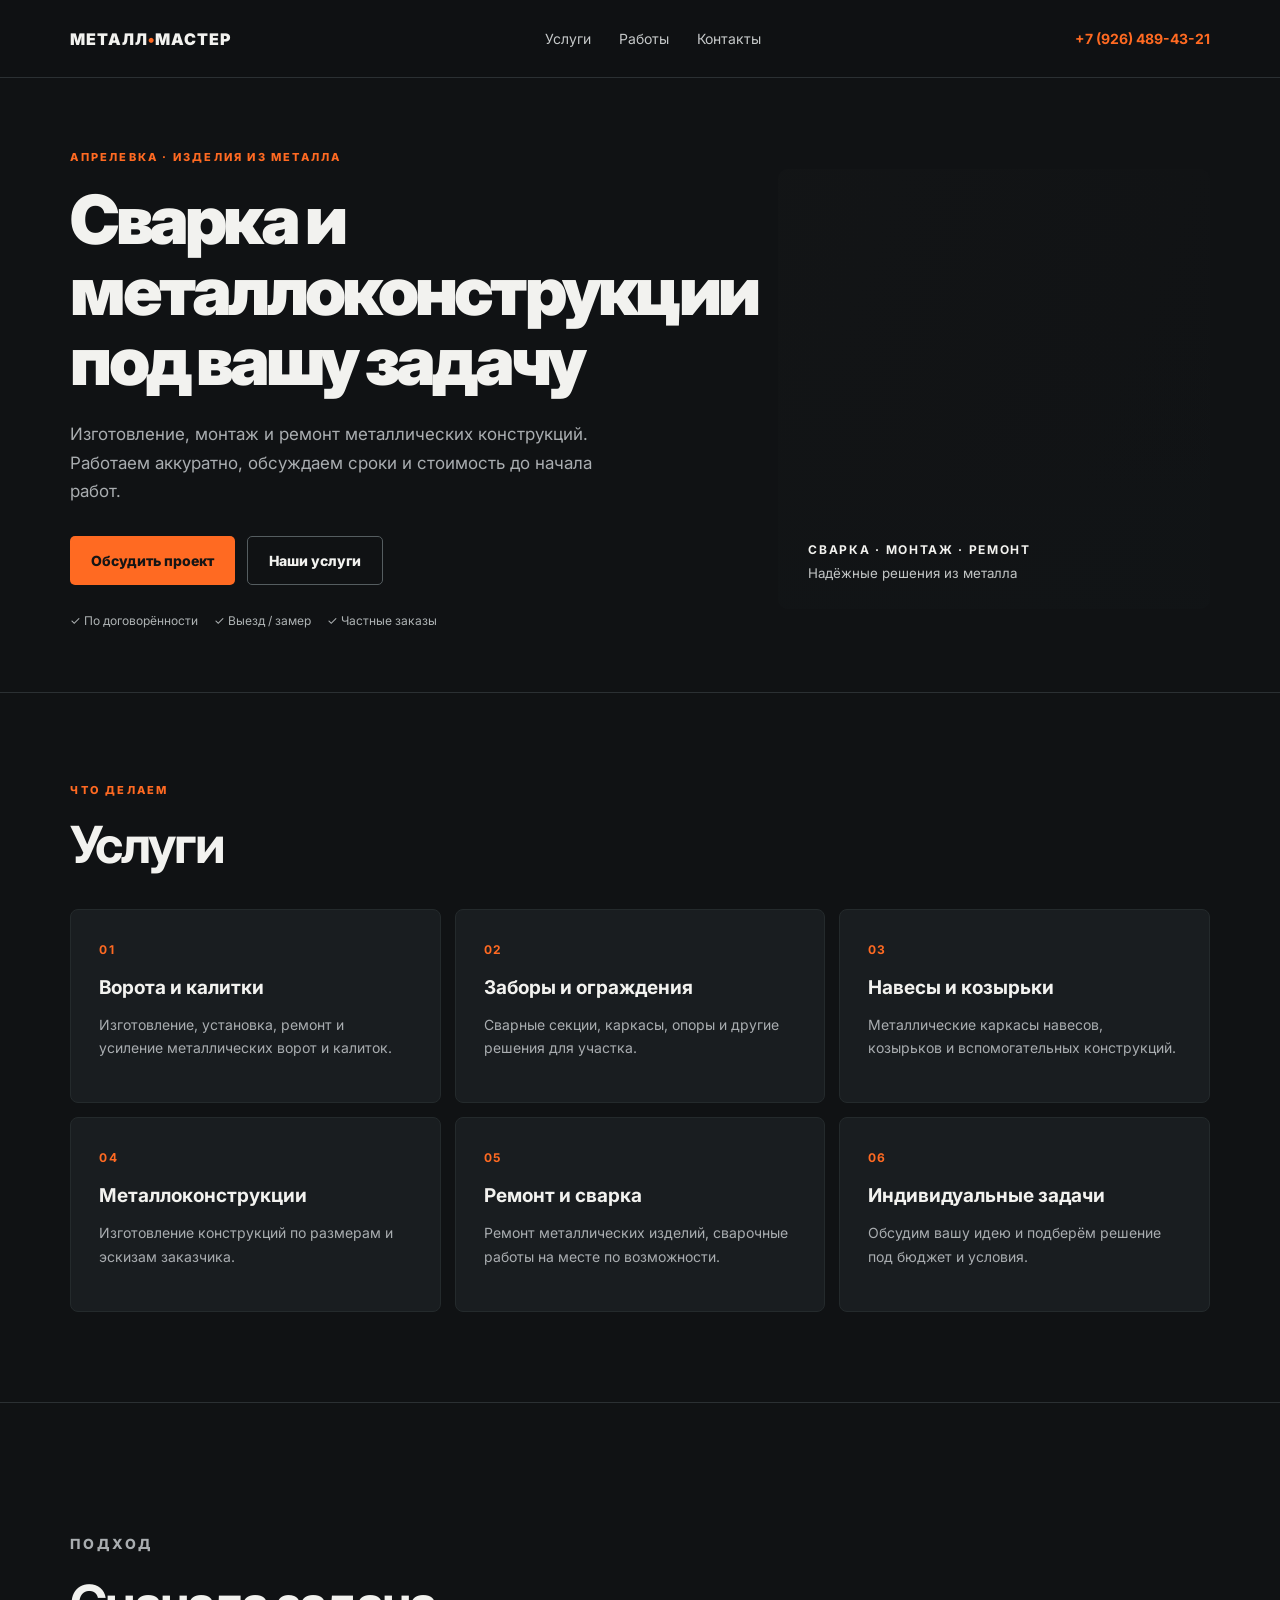
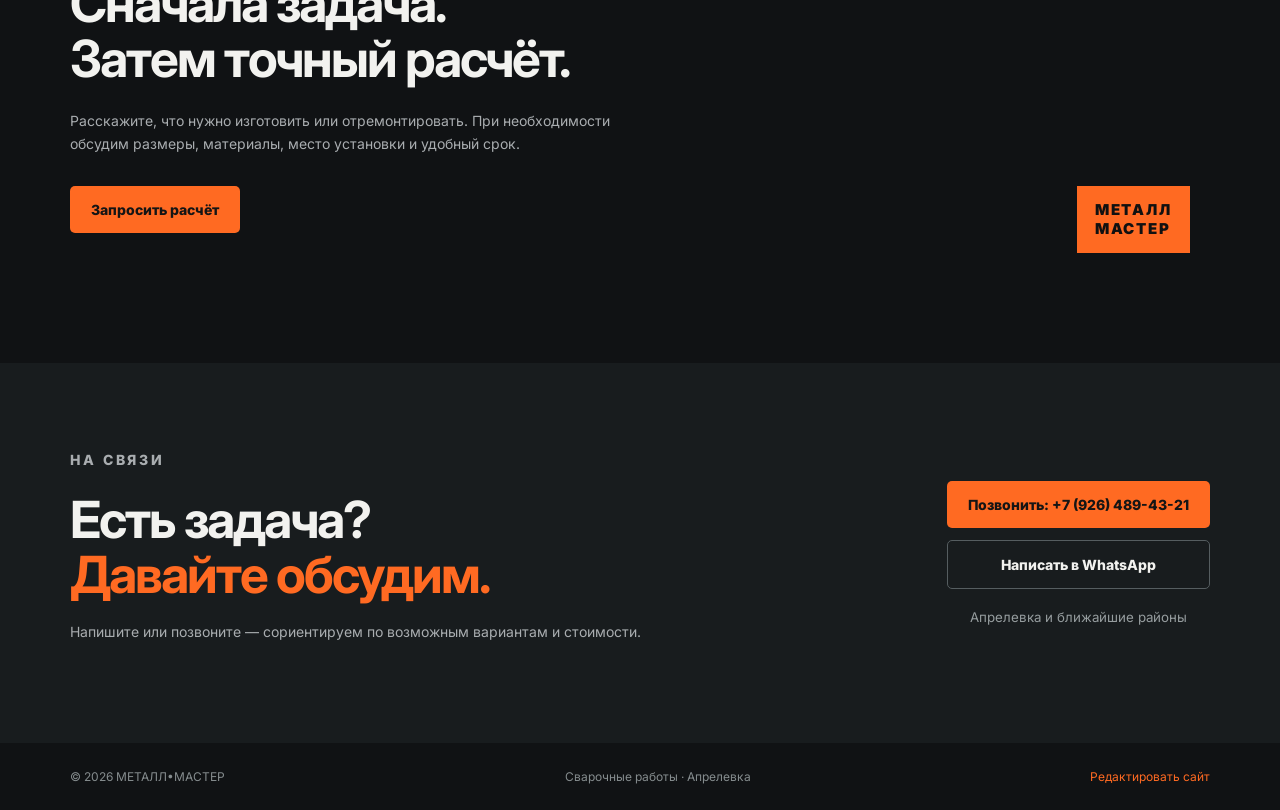
<file: index.html>
<!doctype html><html lang="ru"><head><meta charset="utf-8"><meta name="viewport" content="width=device-width,initial-scale=1"><meta name="description" content="Сварочные работы в Апрелевке и рядом"><title>Сварочные работы — Апрелевка</title><link rel="stylesheet" href="style.css"><script src="https://identity.netlify.com/v1/netlify-identity-widget.js"></script></head><body>
<header class="top"><a class="logo" href="#top">МЕТАЛЛ<span>•</span>МАСТЕР</a><nav><a href="#services">Услуги</a><a href="#work">Работы</a><a href="#contact">Контакты</a></nav><a class="phone" href="tel:+70000000000" id="headerPhone">Позвонить</a></header>
<main id="top"><section class="hero"><div class="hero-copy"><p class="eyebrow">АПРЕЛЕВКА · ИЗДЕЛИЯ ИЗ МЕТАЛЛА</p><h1 id="headline">Сварка и металлоконструкции <em>под вашу задачу</em></h1><p id="intro">Изготовление, монтаж и ремонт металлических конструкций. Работаем аккуратно, обсуждаем сроки и стоимость до начала работ.</p><div class="actions"><a class="btn" href="#contact">Обсудить проект</a><a class="btn ghost" href="#services">Наши услуги</a></div><div class="trust"><span>✓ По договорённости</span><span>✓ Выезд / замер</span><span>✓ Частные заказы</span></div></div><div class="hero-art"><div class="art-label"><b>СВАРКА · МОНТАЖ · РЕМОНТ</b><small>Надёжные решения из металла</small></div></div></section>
<section class="section" id="services"><p class="eyebrow">ЧТО ДЕЛАЕМ</p><h2>Услуги</h2><div class="cards"><article><b>01</b><h3>Ворота и калитки</h3><p>Изготовление, установка, ремонт и усиление металлических ворот и калиток.</p></article><article><b>02</b><h3>Заборы и ограждения</h3><p>Сварные секции, каркасы, опоры и другие решения для участка.</p></article><article><b>03</b><h3>Навесы и козырьки</h3><p>Металлические каркасы навесов, козырьков и вспомогательных конструкций.</p></article><article><b>04</b><h3>Металлоконструкции</h3><p>Изготовление конструкций по размерам и эскизам заказчика.</p></article><article><b>05</b><h3>Ремонт и сварка</h3><p>Ремонт металлических изделий, сварочные работы на месте по возможности.</p></article><article><b>06</b><h3>Индивидуальные задачи</h3><p>Обсудим вашу идею и подберём решение под бюджет и условия.</p></article></div></section>
<section class="section work" id="work"><div><p class="eyebrow">ПОДХОД</p><h2>Сначала задача.<br>Затем точный расчёт.</h2><p>Расскажите, что нужно изготовить или отремонтировать. При необходимости обсудим размеры, материалы, место установки и удобный срок.</p><a class="btn" href="#contact">Запросить расчёт</a></div><div class="work-image"><div class="stamp">МЕТАЛЛ<br>МАСТЕР</div></div></section>
<section class="contact" id="contact"><div><p class="eyebrow">НА СВЯЗИ</p><h2>Есть задача?<br><em>Давайте обсудим.</em></h2><p id="contactText">Напишите или позвоните — сориентируем по возможным вариантам и стоимости.</p></div><div class="contact-box"><a class="btn" href="tel:+70000000000" id="callBtn">Позвонить мастеру</a><a class="btn ghost" href="https://wa.me/70000000000" id="waBtn" target="_blank" rel="noopener">Написать в WhatsApp</a><small>Апрелевка и ближайшие районы</small></div></section></main><footer><span>© <span id="year"></span> МЕТАЛЛ•МАСТЕР</span><span>Сварочные работы · Апрелевка</span><a href="/admin/">Редактировать сайт</a></footer><script src="site.js"></script></body></html>
</file>
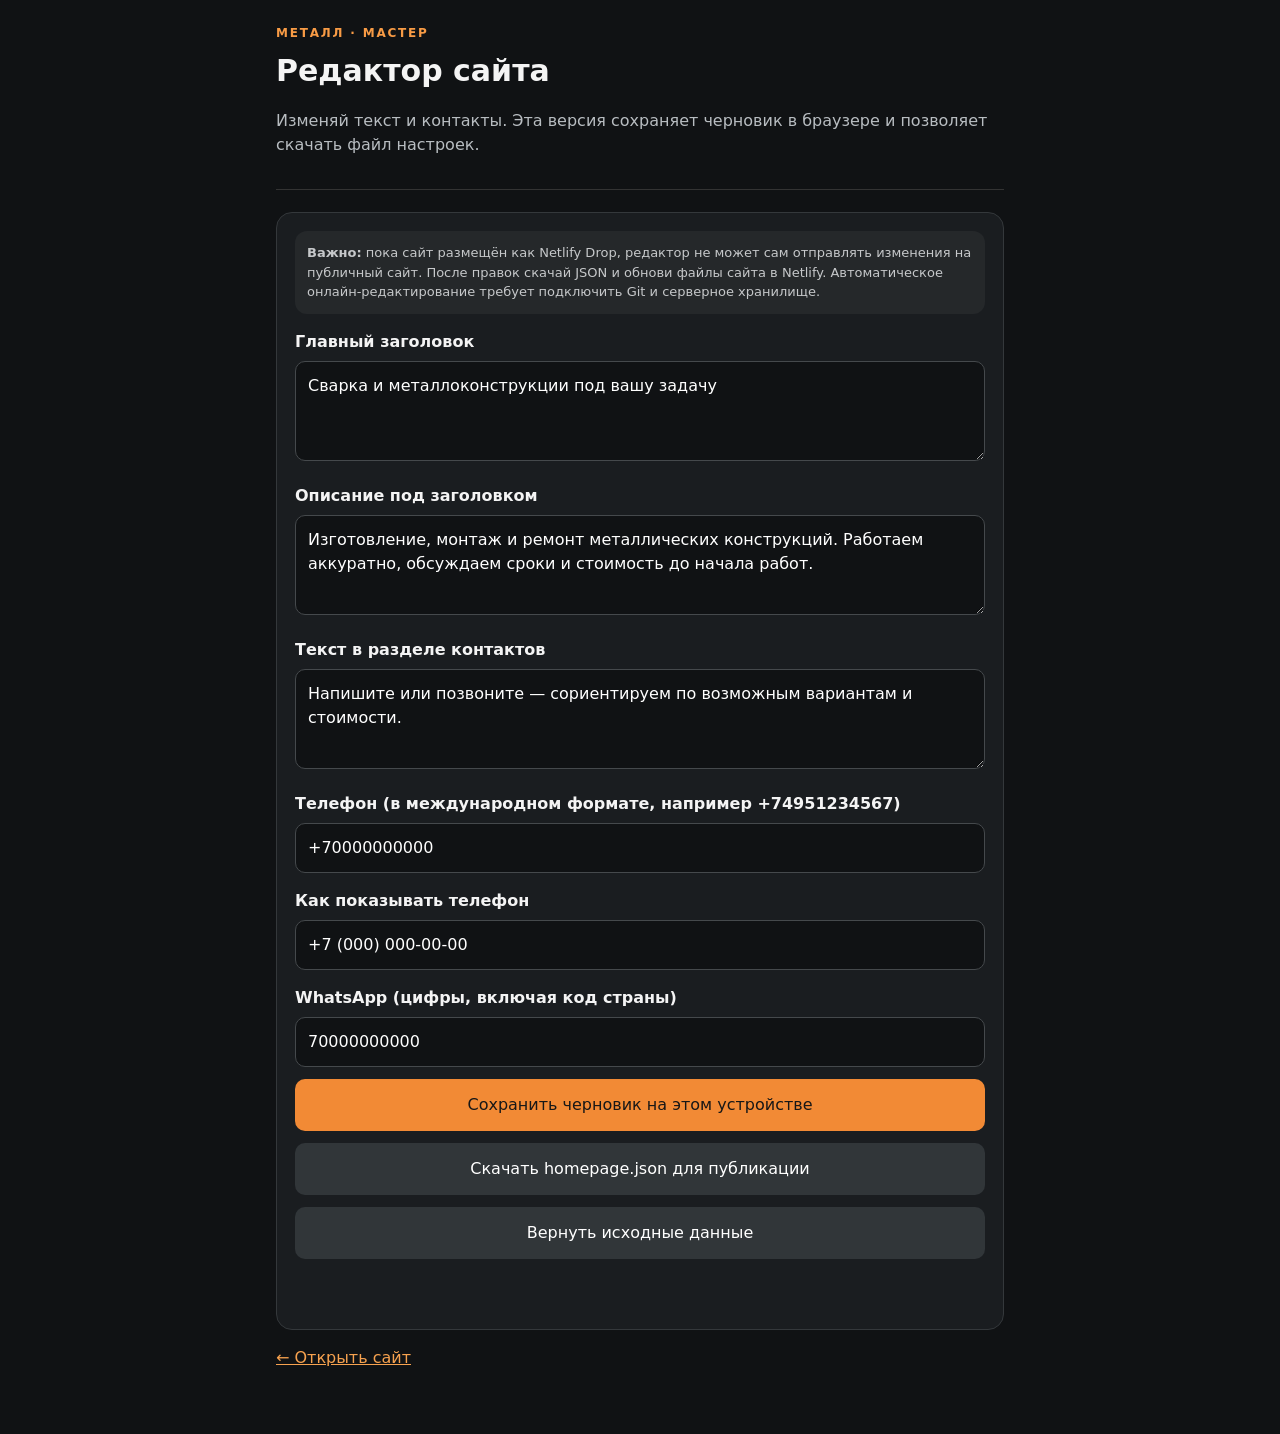
<file: admin/index.html>
<!doctype html><html lang="ru"><head><meta charset="utf-8"><meta name="viewport" content="width=device-width,initial-scale=1"><title>Редактор сайта</title><style>
*{box-sizing:border-box}body{margin:0;background:#101214;color:#f4f4f4;font:16px/1.5 system-ui,-apple-system,sans-serif}main{max-width:760px;margin:auto;padding:24px 16px 48px}.top{border-bottom:1px solid #333;padding-bottom:16px;margin-bottom:22px}.tag{color:#f89b45;font-size:12px;letter-spacing:.15em;font-weight:700}h1{font-size:30px;margin:6px 0}p{color:#b8bdc1}.card{background:#1a1d20;border:1px solid #34383b;border-radius:16px;padding:18px;margin:16px 0}label{display:block;font-weight:650;margin:16px 0 7px}input,textarea{width:100%;border:1px solid #45494c;background:#101214;color:white;border-radius:10px;padding:12px;font:inherit}textarea{min-height:100px;resize:vertical}.btn{display:block;width:100%;border:0;border-radius:10px;padding:14px;margin:12px 0;background:#f28a35;color:#171717;font-weight:800;font:inherit;text-align:center;cursor:pointer}.secondary{background:#313639;color:white}.note{font-size:13px;color:#c6c8ca;background:#25282a;border-radius:12px;padding:12px}.status{font-size:14px;color:#9be0b1;min-height:24px}a{color:#f7a24f}
</style></head><body><main><header class="top"><div class="tag">МЕТАЛЛ · МАСТЕР</div><h1>Редактор сайта</h1><p>Изменяй текст и контакты. Эта версия сохраняет черновик в браузере и позволяет скачать файл настроек.</p></header>
<div class="card"><div class="note"><b>Важно:</b> пока сайт размещён как Netlify Drop, редактор не может сам отправлять изменения на публичный сайт. После правок скачай JSON и обнови файлы сайта в Netlify. Автоматическое онлайн-редактирование требует подключить Git и серверное хранилище.</div>
<label for="headline">Главный заголовок</label><textarea id="headline"></textarea><label for="intro">Описание под заголовком</label><textarea id="intro"></textarea><label for="contactText">Текст в разделе контактов</label><textarea id="contactText"></textarea><label for="phone">Телефон (в международном формате, например +74951234567)</label><input id="phone" type="tel"><label for="phoneDisplay">Как показывать телефон</label><input id="phoneDisplay" type="text"><label for="whatsapp">WhatsApp (цифры, включая код страны)</label><input id="whatsapp" type="tel"><button class="btn" id="save">Сохранить черновик на этом устройстве</button><button class="btn secondary" id="download">Скачать homepage.json для публикации</button><button class="btn secondary" id="reset">Вернуть исходные данные</button><p class="status" id="status"></p></div><p><a href="/">← Открыть сайт</a></p></main>
<script>
const defaults={headline:'Сварка и металлоконструкции под вашу задачу',intro:'Изготовление, монтаж и ремонт металлических конструкций. Работаем аккуратно, обсуждаем сроки и стоимость до начала работ.',contactText:'Напишите или позвоните — сориентируем по возможным вариантам и стоимости.',phone:'+70000000000',phoneDisplay:'+7 (000) 000-00-00',whatsapp:'70000000000'};
const keys=Object.keys(defaults);const fields=Object.fromEntries(keys.map(k=>[k,document.getElementById(k)]));function load(){let c={...defaults};try{c={...c,...JSON.parse(localStorage.getItem('weldingDraft')||'{}')}}catch{};keys.forEach(k=>fields[k].value=c[k]||'')}
function read(){let c={};keys.forEach(k=>c[k]=fields[k].value.trim());return c}document.getElementById('save').onclick=()=>{localStorage.setItem('weldingDraft',JSON.stringify(read()));document.getElementById('status').textContent='Черновик сохранён в браузере на этом устройстве.'};document.getElementById('download').onclick=()=>{const blob=new Blob([JSON.stringify(read(),null,2)],{type:'application/json'});const a=document.createElement('a');a.href=URL.createObjectURL(blob);a.download='homepage.json';a.click();setTimeout(()=>URL.revokeObjectURL(a.href),1000);document.getElementById('status').textContent='Файл homepage.json скачан. Его нужно заменить в папке content и повторно опубликовать сайт.'};document.getElementById('reset').onclick=()=>{localStorage.removeItem('weldingDraft');load();document.getElementById('status').textContent='Исходные данные восстановлены.'};load();
</script></body></html>
</file>
<file: style.css>
@import url('https://fonts.googleapis.com/css2?family=Inter:wght@400;500;600;700;800;900&display=swap');
:root{--bg:#101214;--panel:#191d20;--text:#f2f2ef;--muted:#a9adb0;--accent:#ff6a22;--line:#2b3033}*{box-sizing:border-box}html{scroll-behavior:smooth}body{margin:0;background:var(--bg);color:var(--text);font-family:Inter,system-ui,sans-serif}a{color:inherit;text-decoration:none}.top{height:78px;display:flex;align-items:center;justify-content:space-between;padding:0 5.5%;border-bottom:1px solid var(--line);position:sticky;top:0;background:#101214f2;backdrop-filter:blur(10px);z-index:10}.logo{font-weight:900;letter-spacing:.06em}.logo span{color:var(--accent)}nav{display:flex;gap:28px;color:#c5c8c9;font-size:14px}.phone{font-size:14px;font-weight:700;color:var(--accent)}.hero{min-height:610px;display:grid;grid-template-columns:1fr 1fr;padding:72px 5.5% 64px;gap:48px;align-items:center}.hero-copy{max-width:660px}.eyebrow{font-size:11px;letter-spacing:.2em;color:var(--accent);font-weight:800;margin:0 0 20px}.hero h1{font-size:clamp(42px,5.3vw,76px);letter-spacing:-.055em;line-height:1.04;margin:0 0 24px;font-weight:900}.hero h1 em,h2 em{color:var(--accent);font-style:normal}.hero-copy>p:not(.eyebrow){color:var(--muted);font-size:17px;line-height:1.7;max-width:530px}.actions{display:flex;gap:12px;margin:30px 0 28px;flex-wrap:wrap}.btn{display:inline-flex;justify-content:center;align-items:center;padding:15px 21px;background:var(--accent);color:#151515;font-weight:800;font-size:14px;border-radius:5px;transition:.2s}.btn:hover{transform:translateY(-2px);filter:brightness(1.08)}.btn.ghost{background:transparent;border:1px solid #555d60;color:#f2f2ef}.trust{display:flex;gap:16px;flex-wrap:wrap;color:#aeb3b4;font-size:12px}.hero-art{min-height:440px;border-radius:10px;overflow:hidden;position:relative;background:linear-gradient(110deg,#16181966,#16181911),url('https://images.unsplash.com/photo-1504917595217-d4dc5ebe6122?auto=format&fit=crop&w=1400&q=85') center/cover}.hero-art:after{content:"";position:absolute;inset:0;background:linear-gradient(0deg,#111416d9,transparent 65%)}.art-label{position:absolute;bottom:28px;left:30px;z-index:1;display:grid;gap:8px}.art-label b{letter-spacing:.14em;font-size:12px}.art-label small{color:#c3c6c6}.section{padding:90px 5.5%;border-top:1px solid var(--line)}h2{font-size:clamp(34px,4vw,54px);line-height:1.08;letter-spacing:-.04em;margin:0 0 36px}.cards{display:grid;grid-template-columns:repeat(3,1fr);gap:14px}.cards article{background:var(--panel);padding:28px;border:1px solid #242a2c;border-radius:8px;min-height:190px}.cards article>b{font-size:12px;color:var(--accent);letter-spacing:.1em}.cards h3{font-size:19px;margin:18px 0 10px}.cards p,.work p,.contact p{color:var(--muted);line-height:1.7;font-size:14px}.work{display:grid;grid-template-columns:1fr 1fr;gap:45px;align-items:center}.work h2{margin-bottom:22px}.work .btn{margin-top:16px}.work-image{height:380px;border-radius:8px;background:url('https://images.unsplash.com/photo-1530124566582-a618bc2615dc?auto=format&fit=crop&w=1200&q=85') center/cover;position:relative;overflow:hidden}.stamp{position:absolute;bottom:20px;right:20px;background:var(--accent);color:#111;padding:14px 18px;font-size:15px;font-weight:900;letter-spacing:.12em;line-height:1.3}.contact{padding:85px 5.5%;display:flex;justify-content:space-between;align-items:center;gap:30px;background:#181c1e}.contact h2{margin-bottom:18px}.contact-box{display:grid;gap:12px;min-width:260px}.contact-box small{color:#969d9f;text-align:center;margin-top:8px}footer{display:flex;justify-content:space-between;padding:26px 5.5%;color:#858c8e;font-size:12px;gap:18px;flex-wrap:wrap}footer a{color:var(--accent)}
@media(max-width:850px){.top{padding:0 5%;height:68px}nav{display:none}.hero{grid-template-columns:1fr;padding:48px 5% 45px;gap:28px}.hero-art{min-height:320px}.hero h1{font-size:clamp(39px,10vw,62px)}.section{padding:65px 5%}.cards{grid-template-columns:1fr 1fr}.work{grid-template-columns:1fr;gap:28px}.work-image{height:300px}.contact{padding:65px 5%;display:grid}.contact-box{max-width:420px}.trust{gap:10px}}@media(max-width:520px){.cards{grid-template-columns:1fr}.cards article{min-height:150px}.hero-art{min-height:260px}.actions .btn{width:100%}.contact-box .btn{width:100%}}
</file>
